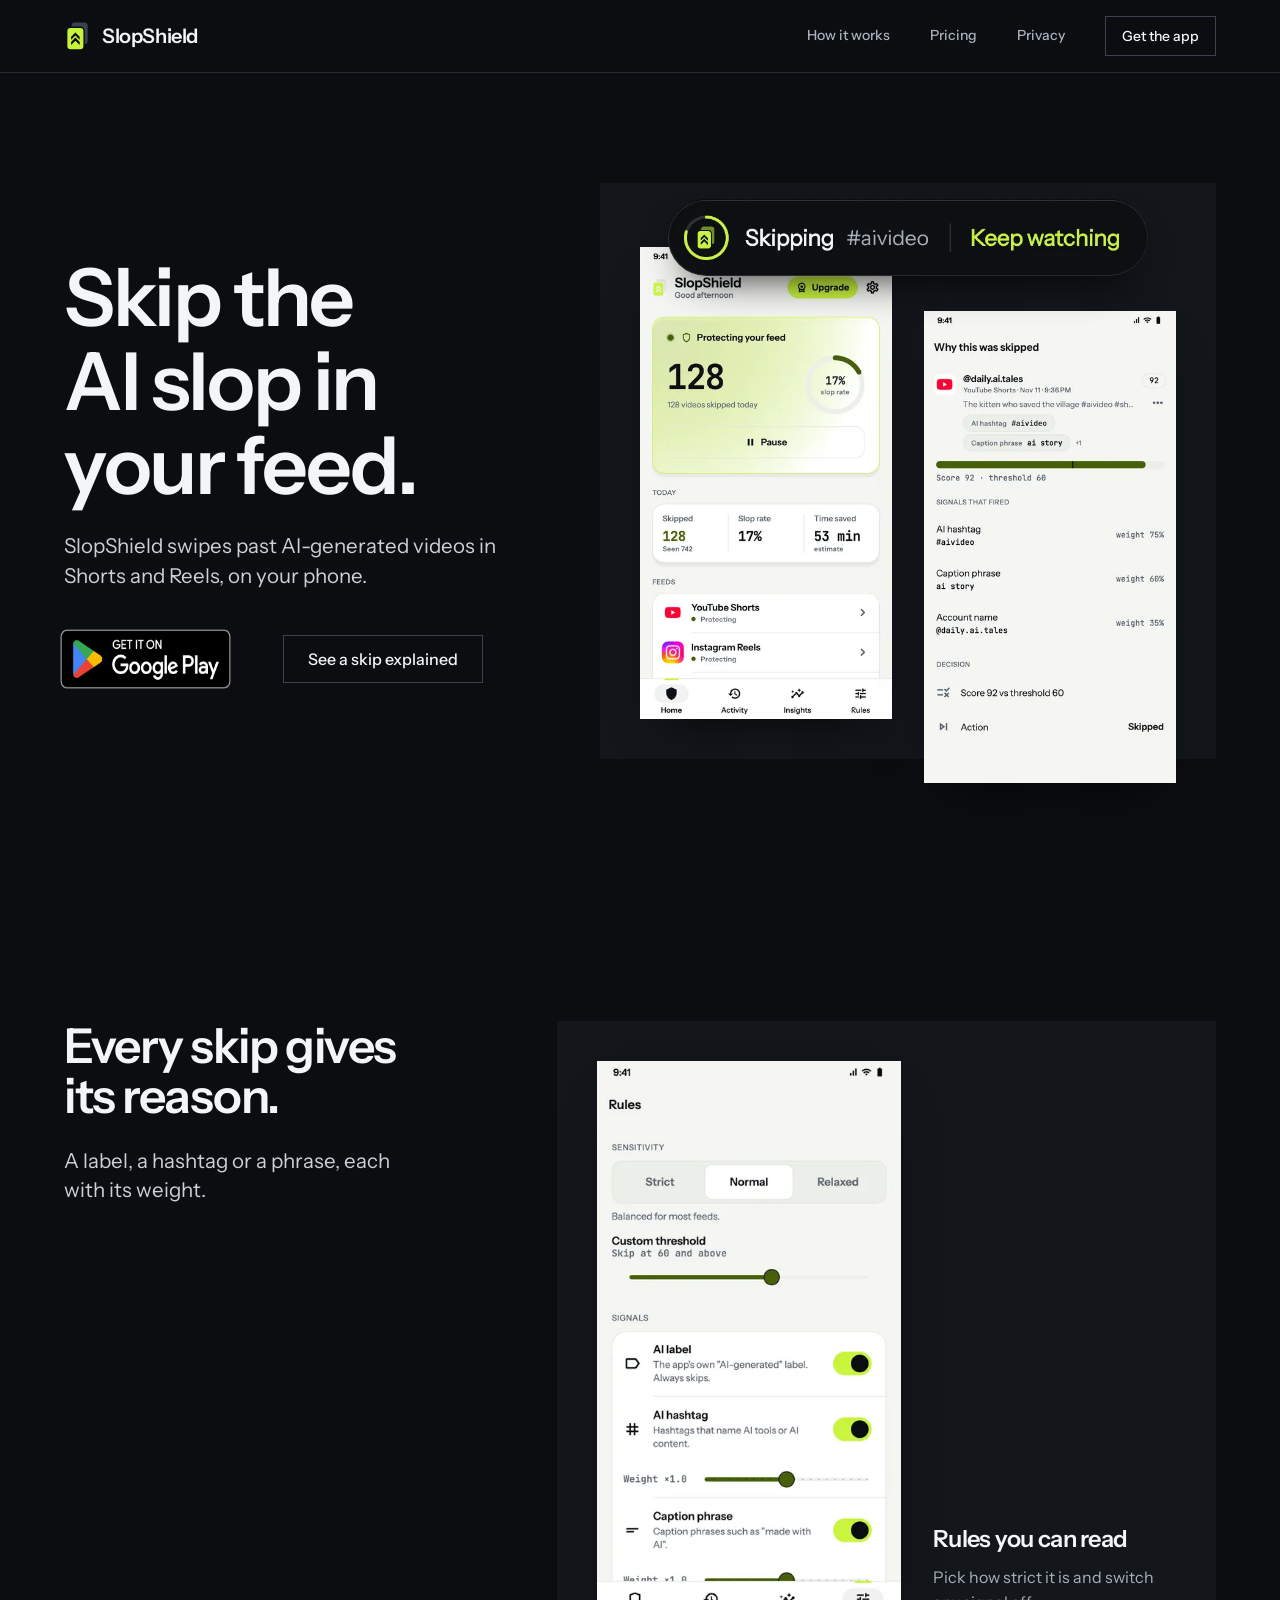
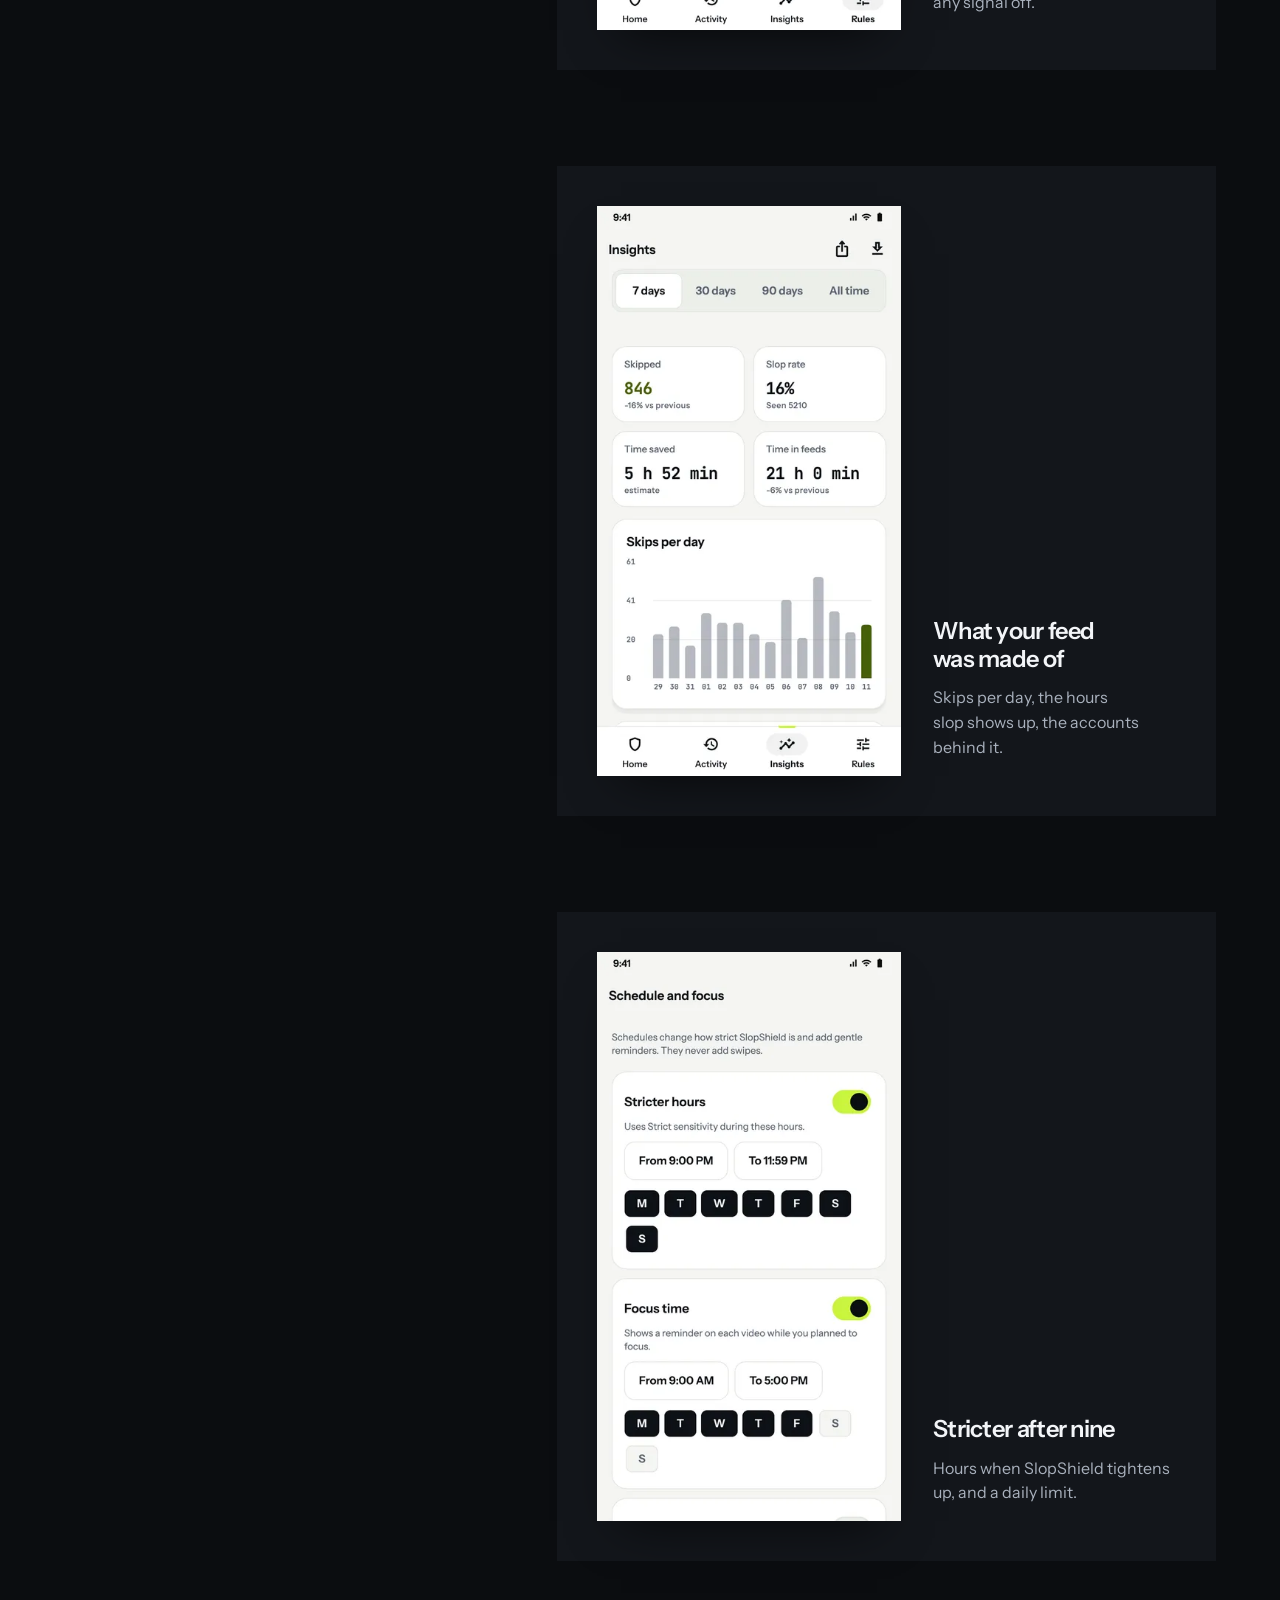
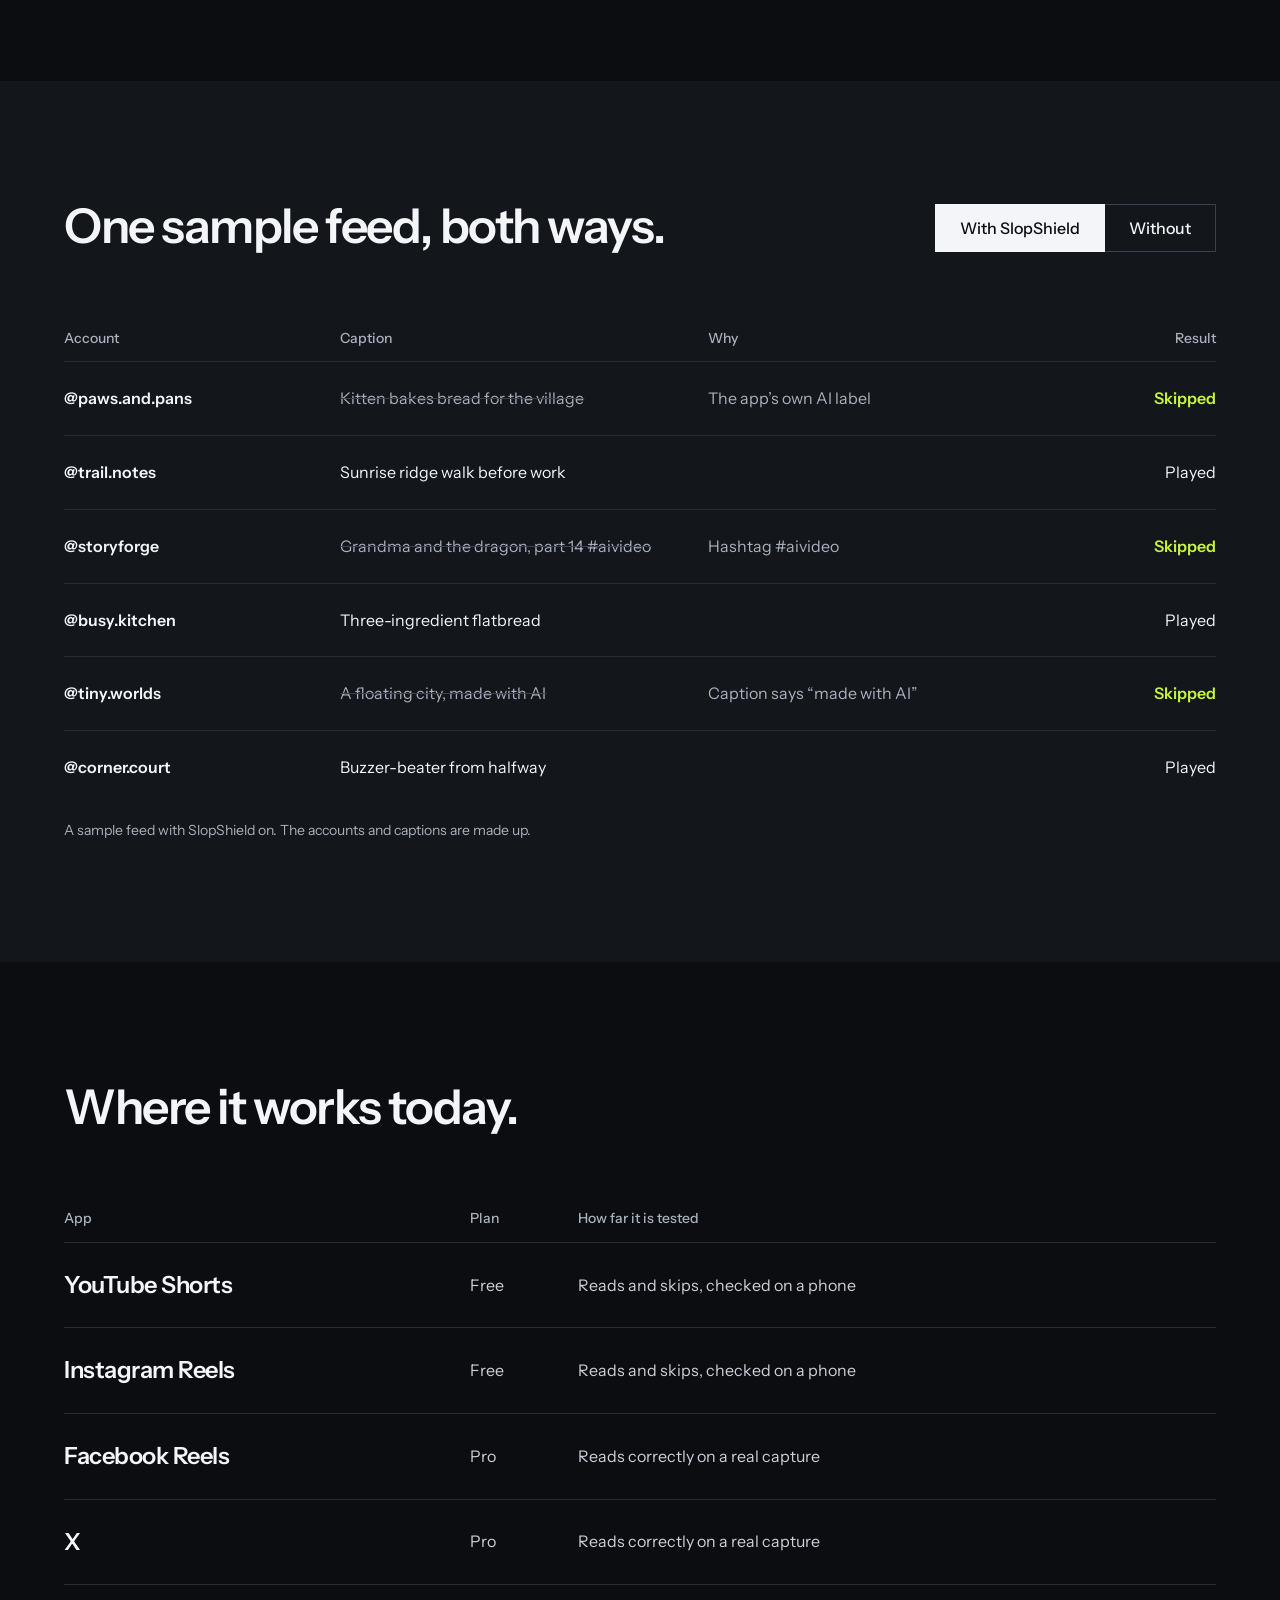
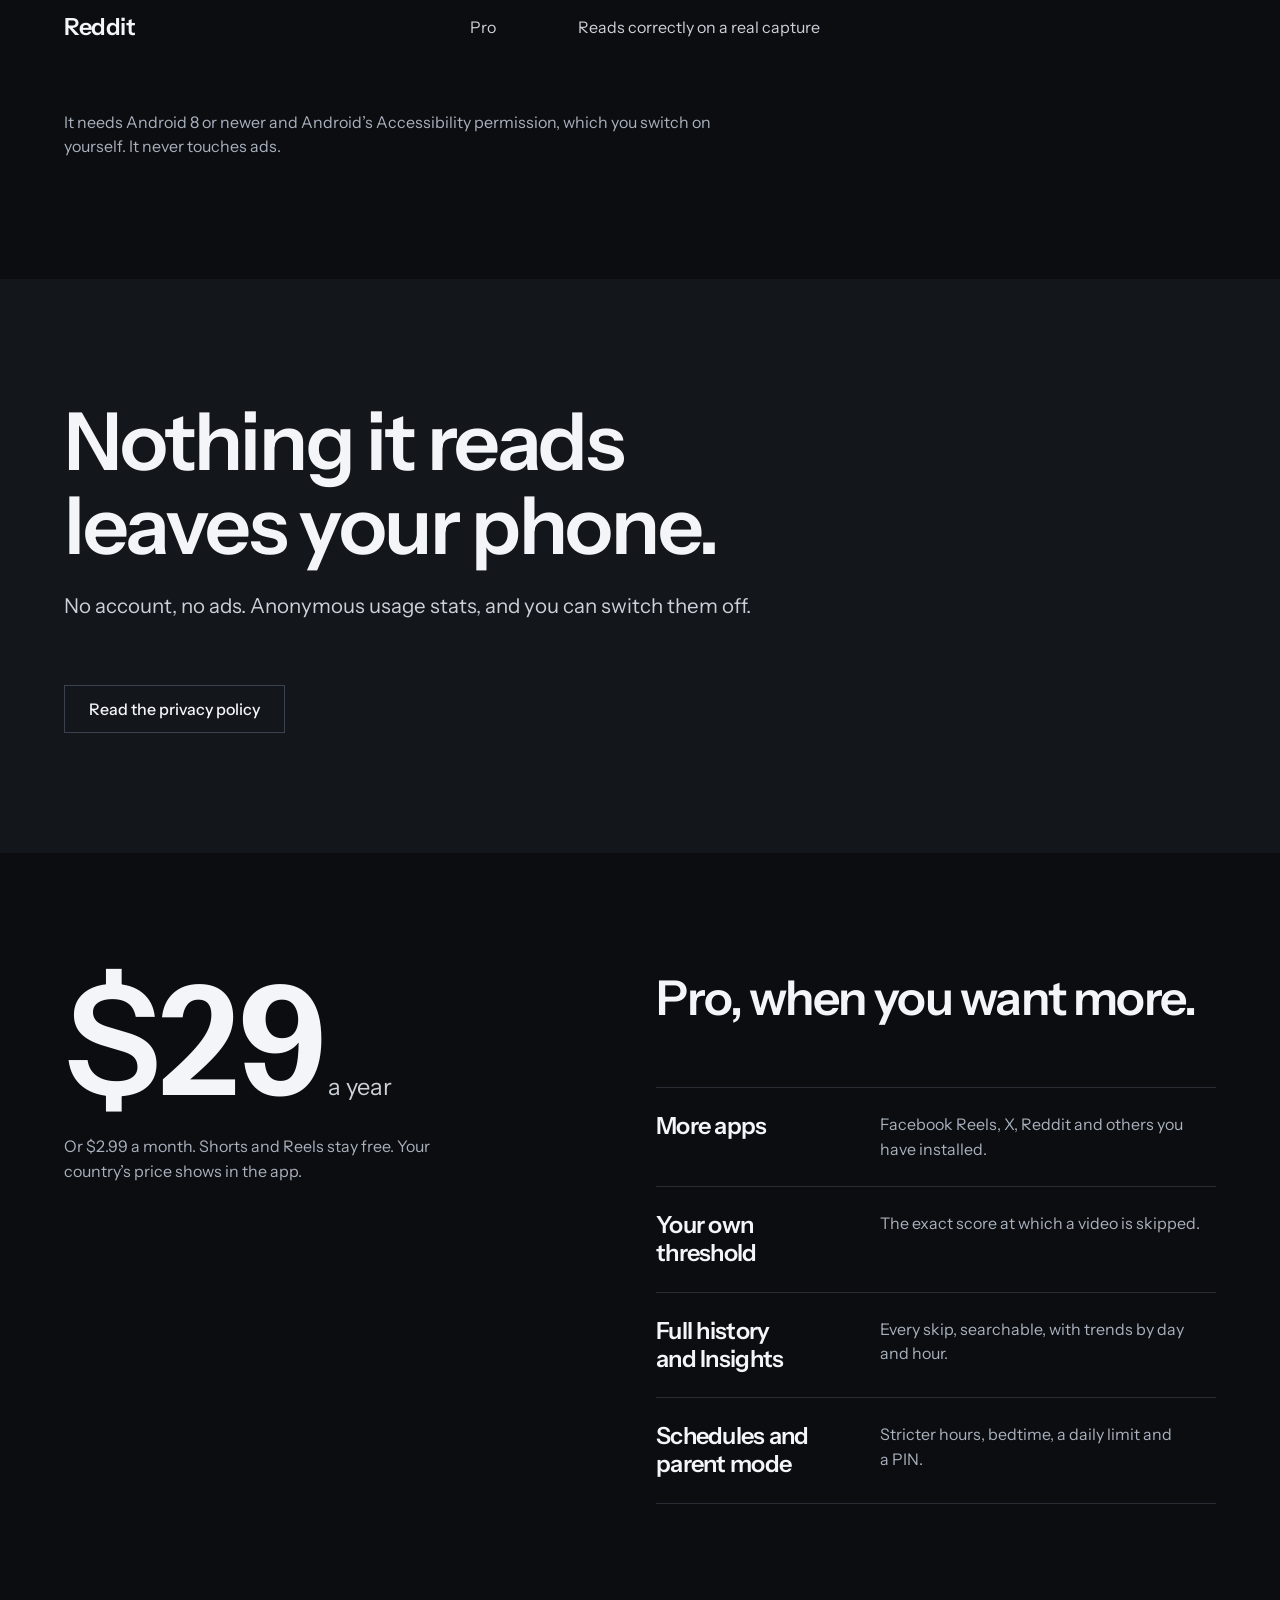
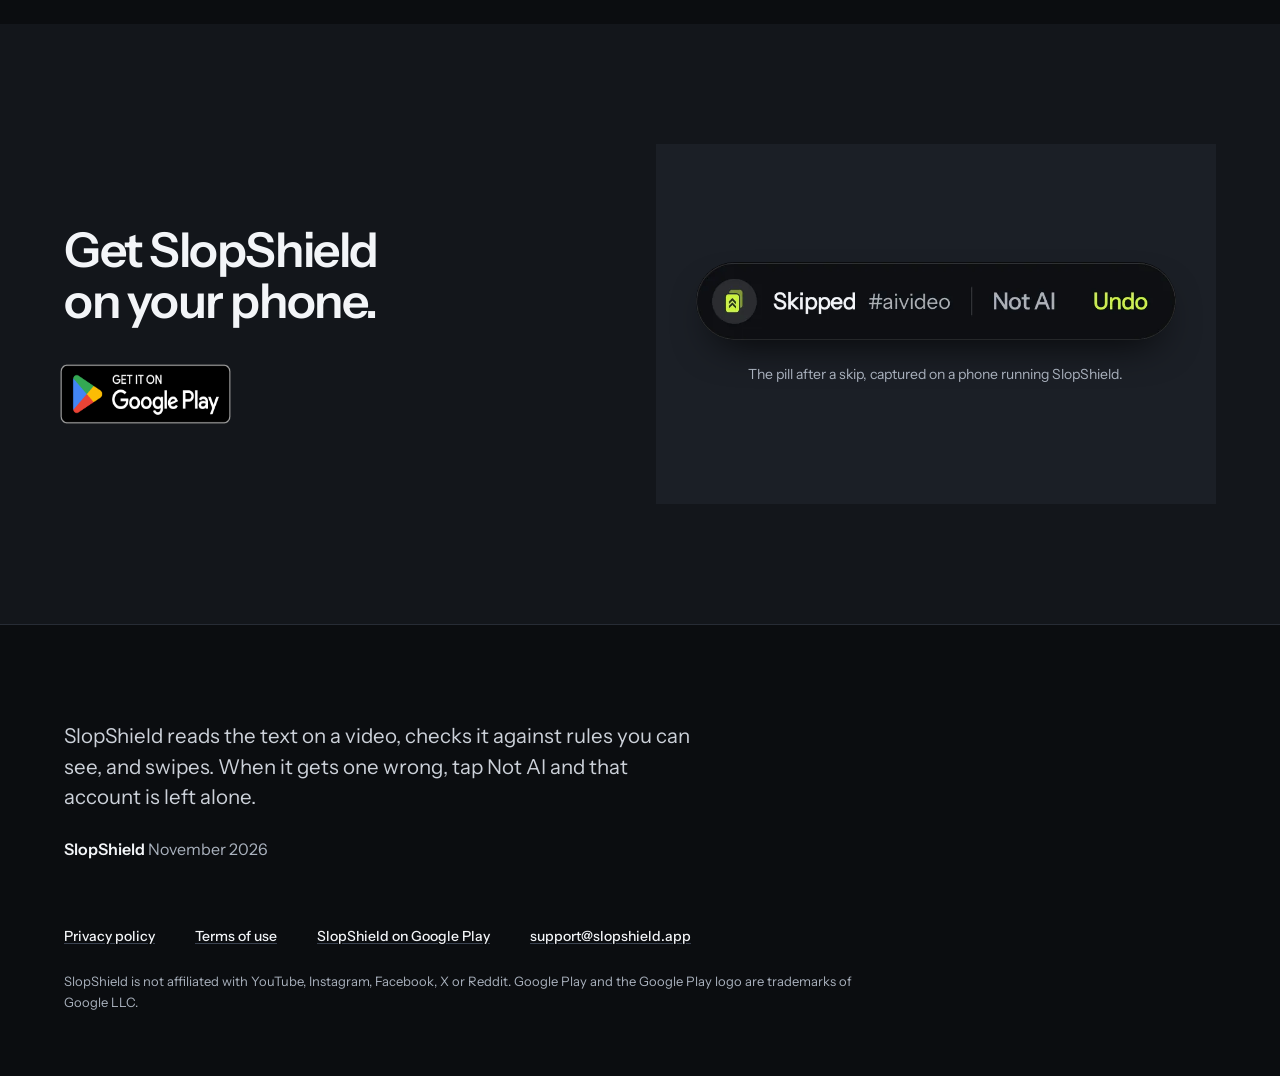
<file: index.html>
<!DOCTYPE html><html lang="en"><head><meta charset="utf-8"><meta name="viewport" content="width=device-width, initial-scale=1"><meta http-equiv="Content-Security-Policy" content="default-src 'self'; img-src 'self' data:; style-src 'self' 'unsafe-inline'; script-src 'self' 'unsafe-inline'; base-uri 'self'; form-action 'self'"><meta name="referrer" content="strict-origin-when-cross-origin"><title>SlopShield: skip the AI slop in your feed</title><meta name="description" content="SlopShield is an Android app that swipes past AI-generated videos in YouTube Shorts, Instagram Reels and more, on your phone, and tells you why."><meta property="og:title" content="SlopShield: skip the AI slop in your feed"><meta property="og:description" content="SlopShield is an Android app that swipes past AI-generated videos in YouTube Shorts, Instagram Reels and more, on your phone, and tells you why."><meta property="og:type" content="website"><meta property="og:image" content="https://slopshield.app/images/social-card.png"><meta name="twitter:card" content="summary_large_image"><link rel="icon" href="/images/favicon.png" type="image/png"><link rel="apple-touch-icon" href="/images/apple-touch-icon.png"><link rel="preload" href="/fonts/InstrumentSans.ttf" as="font" type="font/ttf" crossorigin><link rel="stylesheet" href="/_astro/Base.Dj7s_ej4.css"></head><body><a class="visually-hidden" href="#main">Skip to the content</a><header class="nav"><div class="container nav__row"><a class="wordmark" href="/"><img src="/images/mark.svg" width="26" height="31" alt="">SlopShield</a><ul class="nav__links"><li><a href="/#moments">How it works</a></li><li><a href="/#price">Pricing</a></li><li><a href="/privacy">Privacy</a></li><li><a class="btn btn--quiet" href="https://play.google.com/store/apps/details?id=app.slopshield.android">Get the app</a></li></ul></div></header><main id="main"><section class="hero"><div class="container hero__row"><div class="settle"><h1>Skip the AI slop in your feed.</h1><p class="lead">SlopShield swipes past AI-generated videos in Shorts and Reels, on your phone.</p><div class="actions"><a class="store" href="https://play.google.com/store/apps/details?id=app.slopshield.android"><img src="/images/google-play-badge.png" width="646" height="250" alt="Get it on Google Play"></a><a class="btn btn--quiet" href="#moments">See a skip explained</a></div></div><div class="stage"><img src="/_astro/pill-skipping.C9jOvPzT_5moCM.webp" alt="SlopShield’s pill over a video. It reads: Skipping, hashtag aivideo, Keep watching." loading="eager" fetchpriority="high" decoding="async" width="804" height="130" class="pill"><figure class="shot" data-slot="home" data-kind="product" data-alt="SlopShield’s home screen: 128 videos skipped today, a 17 percent slop rate, 53 minutes saved."><img src="/_astro/01-home.BMCFa-7__Z2nELb7.webp" srcset="/_astro/01-home.BMCFa-7__Z1Y2lcN.webp 412w, /_astro/01-home.BMCFa-7__Z2nELb7.webp 824w" alt="SlopShield’s home screen: 128 videos skipped today, a 17 percent slop rate, 53 minutes saved." sizes="(min-width: 60rem) 26vw, 45vw" loading="eager" decoding="async" width="824" height="1545"></figure><figure class="shot shot--low" data-slot="explained" data-kind="product" data-alt="The Why this was skipped screen: a score of 92 against a threshold of 60, with the hashtag, phrase and account name that added up to it."><img src="/_astro/03-explained.tRs27WS8_Z25XRqw.webp" srcset="/_astro/03-explained.tRs27WS8_1uYQVo.webp 412w, /_astro/03-explained.tRs27WS8_Z25XRqw.webp 824w" alt="The Why this was skipped screen: a score of 92 against a threshold of 60, with the hashtag, phrase and account name that added up to it." sizes="(min-width: 60rem) 26vw, 45vw" loading="eager" decoding="async" width="824" height="1545"></figure></div></div></section><section id="moments"><div class="container cols stack"><div class="stack__head"><h2>Every skip gives its reason.</h2><p class="lead">A label, a hashtag or a phrase, each with its weight.</p></div><div class="stack__panels"><figure class="moment"><figure class="shot" data-slot="rules" data-kind="product" data-alt="The Rules screen: Strict, Normal and Relaxed sensitivity, a custom threshold, and a switch for each signal."><img src="/_astro/05-rules.fosp5uP4_10N0Pd.webp" srcset="/_astro/05-rules.fosp5uP4_Z1FkAb0.webp 412w, /_astro/05-rules.fosp5uP4_10N0Pd.webp 824w" alt="The Rules screen: Strict, Normal and Relaxed sensitivity, a custom threshold, and a switch for each signal." sizes="(min-width: 60rem) 26vw, 45vw" loading="lazy" decoding="async" width="824" height="1545"></figure><figcaption><h3>Rules you can read</h3><p>Pick how strict it is and switch any signal off.</p></figcaption></figure><figure class="moment"><figure class="shot" data-slot="insights" data-kind="product" data-alt="The Insights screen: skipped videos, slop rate, time saved and a chart of skips per day."><img src="/_astro/04-insights.Tz9CtW27_ZGwP7j.webp" srcset="/_astro/04-insights.Tz9CtW27_22ywmy.webp 412w, /_astro/04-insights.Tz9CtW27_ZGwP7j.webp 824w" alt="The Insights screen: skipped videos, slop rate, time saved and a chart of skips per day." sizes="(min-width: 60rem) 26vw, 45vw" loading="lazy" decoding="async" width="824" height="1545"></figure><figcaption><h3>What your feed was made of</h3><p>Skips per day, the hours slop shows up, the accounts behind it.</p></figcaption></figure><figure class="moment"><figure class="shot" data-slot="schedules" data-kind="product" data-alt="The Schedule and focus screen: stricter hours from 9 PM, focus time on weekdays, bedtime and a daily scroll limit."><img src="/_astro/07-schedules.9sZHXH-Y_Z1GyHbq.webp" srcset="/_astro/07-schedules.9sZHXH-Y_1Tp2bu.webp 412w, /_astro/07-schedules.9sZHXH-Y_Z1GyHbq.webp 824w" alt="The Schedule and focus screen: stricter hours from 9 PM, focus time on weekdays, bedtime and a daily scroll limit." sizes="(min-width: 60rem) 26vw, 45vw" loading="lazy" decoding="async" width="824" height="1545"></figure><figcaption><h3>Stricter after nine</h3><p>Hours when SlopShield tightens up, and a daily limit.</p></figcaption></figure></div></div></section><section class="band" id="feed"><div class="container"><div class="cols split-head"><h2>One sample feed, both ways.</h2><div class="seg" role="tablist" aria-label="Sample feed" data-switch><button role="tab" id="tab-on" aria-controls="feed-on" aria-selected="true">With SlopShield</button><button role="tab" id="tab-off" aria-controls="feed-off" aria-selected="false" tabindex="-1">Without</button></div></div><div role="tabpanel" id="feed-on" aria-labelledby="tab-on"><table class="feed"><caption>A sample feed with SlopShield on. The accounts and captions are made up.</caption><thead><tr><th scope="col">Account</th><th scope="col">Caption</th><th scope="col">Why</th><th scope="col">Result</th></tr></thead><tbody><tr class="skipped"><td>@paws.and.pans</td><td>Kitten bakes bread for the village</td><td class="reason">The app’s own AI label</td><td>Skipped</td></tr><tr><td>@trail.notes</td><td>Sunrise ridge walk before work</td><td class="reason"></td><td>Played</td></tr><tr class="skipped"><td>@storyforge</td><td>Grandma and the dragon, part 14 #aivideo</td><td class="reason">Hashtag #aivideo</td><td>Skipped</td></tr><tr><td>@busy.kitchen</td><td>Three-ingredient flatbread</td><td class="reason"></td><td>Played</td></tr><tr class="skipped"><td>@tiny.worlds</td><td>A floating city, made with AI</td><td class="reason">Caption says “made with AI”</td><td>Skipped</td></tr><tr><td>@corner.court</td><td>Buzzer-beater from halfway</td><td class="reason"></td><td>Played</td></tr></tbody></table></div><div role="tabpanel" id="feed-off" aria-labelledby="tab-off"><table class="feed"><caption>The same feed with SlopShield off.</caption><thead><tr><th scope="col">Account</th><th scope="col">Result</th></tr></thead><tbody><tr><td>@paws.and.pans</td><td>Played</td></tr><tr><td>@trail.notes</td><td>Played</td></tr><tr><td>@storyforge</td><td>Played</td></tr><tr><td>@busy.kitchen</td><td>Played</td></tr><tr><td>@tiny.worlds</td><td>Played</td></tr><tr><td>@corner.court</td><td>Played</td></tr></tbody></table></div></div></section><section id="apps"><div class="container"><h2>Where it works today.</h2><table class="apps"><thead><tr><th scope="col">App</th><th scope="col">Plan</th><th scope="col">How far it is tested</th></tr></thead><tbody><tr><th scope="row">YouTube Shorts</th><td>Free</td><td>Reads and skips, checked on a phone</td></tr><tr><th scope="row">Instagram Reels</th><td>Free</td><td>Reads and skips, checked on a phone</td></tr><tr><th scope="row">Facebook Reels</th><td>Pro</td><td>Reads correctly on a real capture</td></tr><tr><th scope="row">X</th><td>Pro</td><td>Reads correctly on a real capture</td></tr><tr><th scope="row">Reddit</th><td>Pro</td><td>Reads correctly on a real capture</td></tr></tbody></table><p class="apps__note">It needs Android 8 or newer and Android’s Accessibility permission, which you switch on yourself. It never touches ads.</p></div></section><section class="statement band"><div class="container"><h2>Nothing it reads leaves your phone.</h2><p class="lead">No account, no ads. Anonymous usage stats, and you can switch them off.</p><div class="actions"><a class="btn btn--quiet" href="/privacy">Read the privacy policy</a></div></div></section><section id="price"><div class="container cols price"><div><p class="fig">$29<span>a year</span></p><p class="price__line">Or $2.99 a month. Shorts and Reels stay free. Your country’s price shows in the app.</p></div><div><h2>Pro, when you want more.</h2><ul class="rows"><li><h3>More apps</h3><p>Facebook Reels, X, Reddit and others you have installed.</p></li><li><h3>Your own threshold</h3><p>The exact score at which a video is skipped.</p></li><li><h3>Full history and Insights</h3><p>Every skip, searchable, with trends by day and hour.</p></li><li><h3>Schedules and parent mode</h3><p>Stricter hours, bedtime, a daily limit and a PIN.</p></li></ul></div></div></section><section class="close band"><div class="container cols close__row"><div><h2>Get SlopShield on your phone.</h2><div class="actions"><a class="store" href="https://play.google.com/store/apps/details?id=app.slopshield.android"><img src="/images/google-play-badge.png" width="646" height="250" alt="Get it on Google Play"></a></div></div><figure class="close__well"><div><img src="/_astro/pill-skipped.BK9LXId5_2UrXt.webp" alt="SlopShield’s pill after a skip. It reads: Skipped, hashtag aivideo, Not AI, Undo." loading="lazy" decoding="async" width="806" height="130" class="pill"><figcaption>The pill after a skip, captured on a phone running SlopShield.</figcaption></div></figure></div></section></main><footer class="foot"><div class="container"><p class="foot__letter">SlopShield reads the text on a video, checks it against rules you can see, and swipes. When it gets one wrong, tap Not AI and that account is left alone.</p><p class="foot__sign">SlopShield <time datetime="2026-11">November 2026</time></p><ul class="foot__links"><li><a class="link" href="/privacy">Privacy policy</a></li><li><a class="link" href="/terms">Terms of use</a></li><li><a class="link" href="https://play.google.com/store/apps/details?id=app.slopshield.android">SlopShield on Google Play</a></li><li><a class="link" href="mailto:support@slopshield.app">support@slopshield.app</a></li></ul><p class="foot__legal">SlopShield is not affiliated with YouTube, Instagram, Facebook, X or Reddit. Google Play and the Google Play logo are trademarks of Google LLC.</p></div></footer><script>
      (() => {
        const list = document.querySelector('[data-switch]');
        if (!list) return;
        const tabs = [...list.querySelectorAll('[role="tab"]')];
        const show = (tab) => tabs.forEach((t) => {
          const on = t === tab;
          t.setAttribute('aria-selected', on);
          t.tabIndex = on ? 0 : -1;
          document.getElementById(t.getAttribute('aria-controls')).hidden = !on;
        });
        show(tabs[0]);
        tabs.forEach((t, i) => {
          t.addEventListener('click', () => show(t));
          t.addEventListener('keydown', (e) => {
            if (e.key !== 'ArrowRight' && e.key !== 'ArrowLeft') return;
            const n = tabs[(i + (e.key === 'ArrowRight' ? 1 : tabs.length - 1)) % tabs.length];
            show(n);
            n.focus();
          });
        });
      })();
    </script></body></html>
</file>
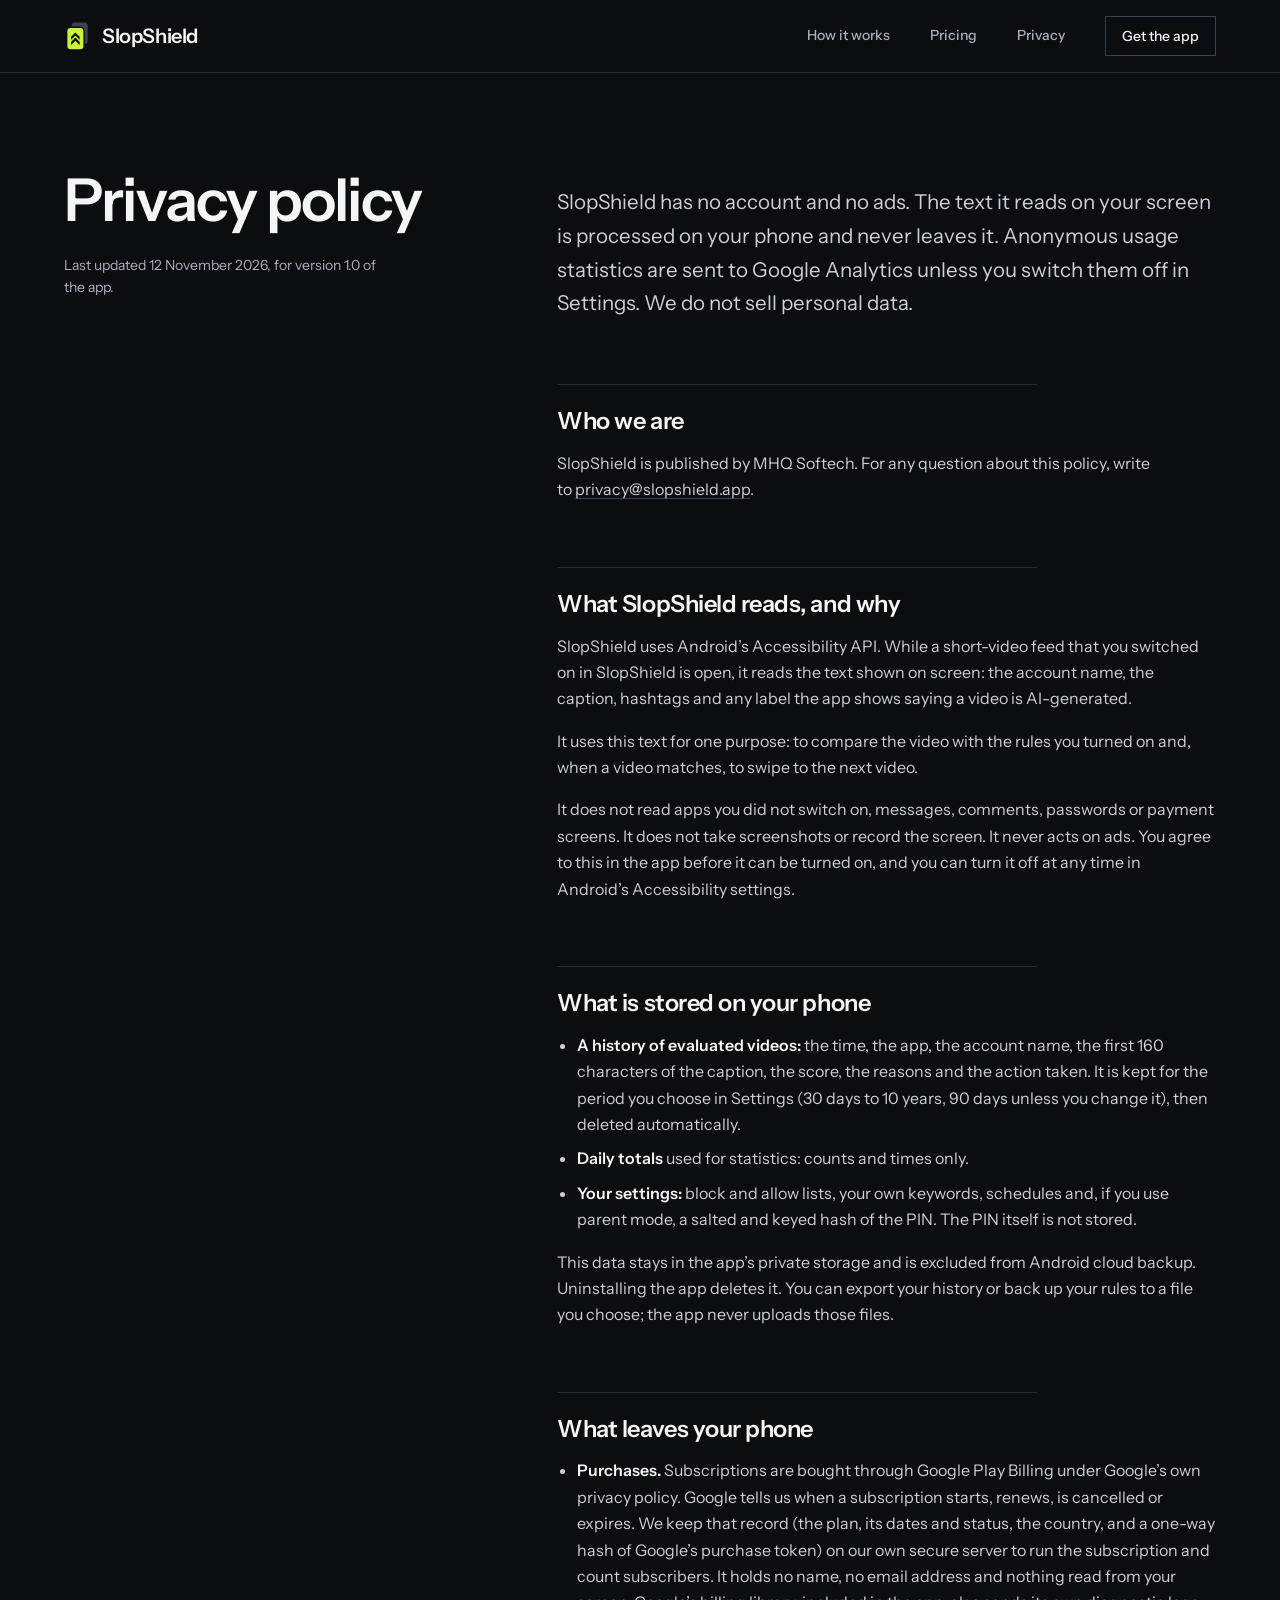
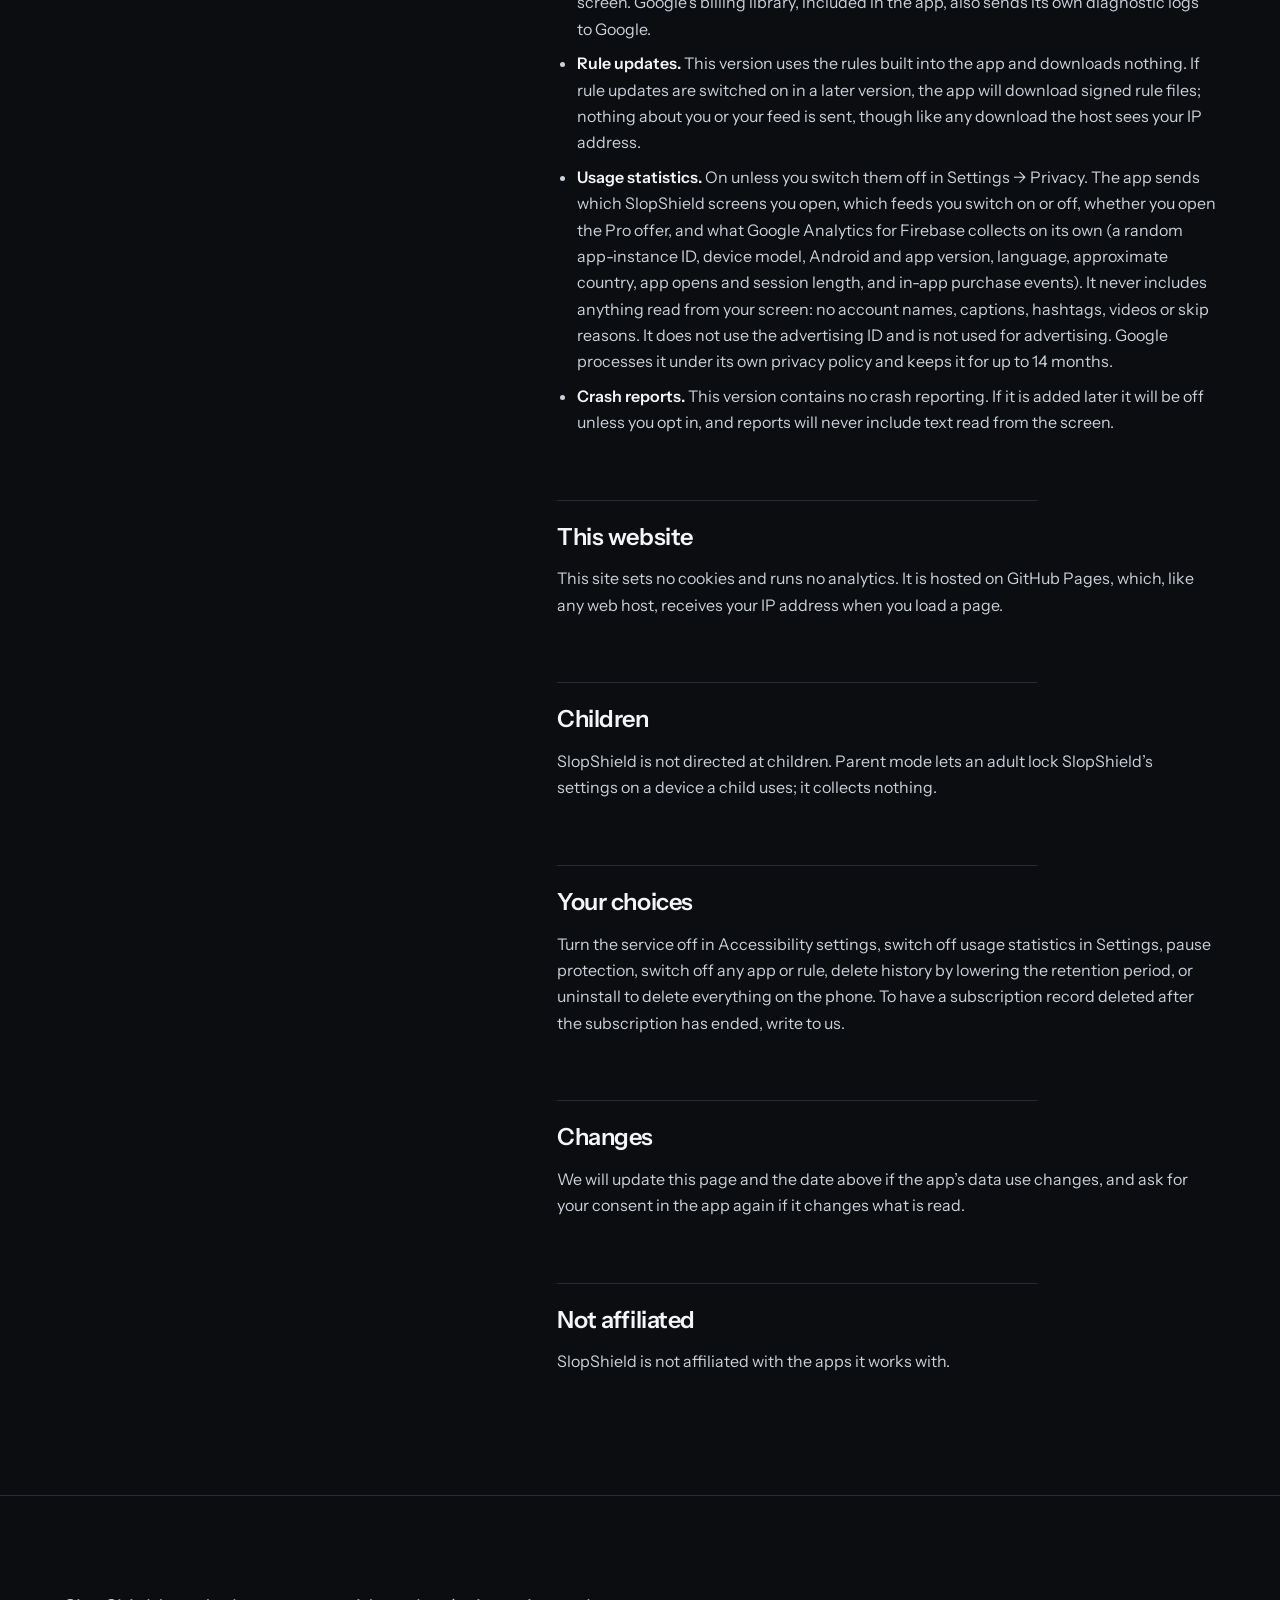
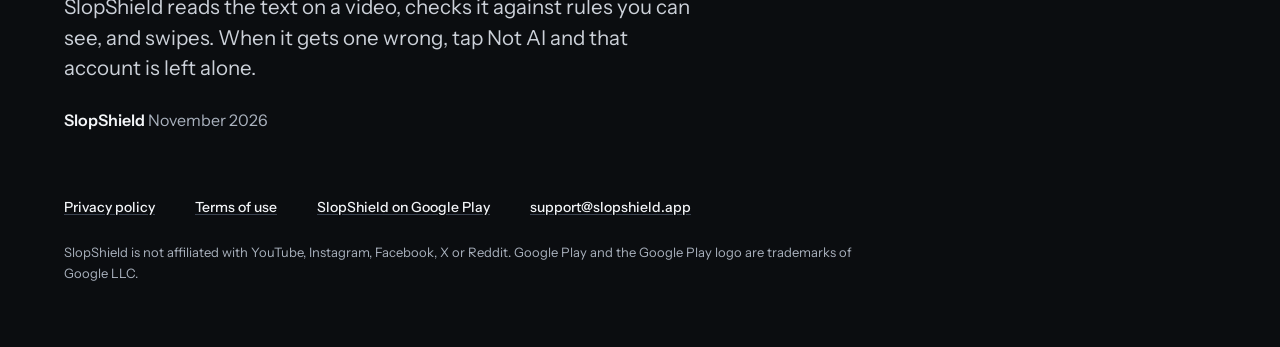
<file: privacy.html>
<!DOCTYPE html><html lang="en"><head><meta charset="utf-8"><meta name="viewport" content="width=device-width, initial-scale=1"><meta http-equiv="Content-Security-Policy" content="default-src 'self'; img-src 'self' data:; style-src 'self' 'unsafe-inline'; script-src 'self' 'unsafe-inline'; base-uri 'self'; form-action 'self'"><meta name="referrer" content="strict-origin-when-cross-origin"><title>Privacy policy | SlopShield</title><meta name="description" content="Privacy policy for SlopShield, the Android app that skips AI-generated videos."><meta property="og:title" content="Privacy policy | SlopShield"><meta property="og:description" content="Privacy policy for SlopShield, the Android app that skips AI-generated videos."><meta property="og:type" content="website"><meta property="og:image" content="https://slopshield.app/images/social-card.png"><meta name="twitter:card" content="summary_large_image"><link rel="icon" href="/images/favicon.png" type="image/png"><link rel="apple-touch-icon" href="/images/apple-touch-icon.png"><link rel="preload" href="/fonts/InstrumentSans.ttf" as="font" type="font/ttf" crossorigin><link rel="stylesheet" href="/_astro/Base.Dj7s_ej4.css"></head><body><a class="visually-hidden" href="#main">Skip to the content</a><header class="nav"><div class="container nav__row"><a class="wordmark" href="/"><img src="/images/mark.svg" width="26" height="31" alt="">SlopShield</a><ul class="nav__links"><li><a href="/#moments">How it works</a></li><li><a href="/#price">Pricing</a></li><li><a href="/privacy">Privacy</a></li><li><a class="btn btn--quiet" href="https://play.google.com/store/apps/details?id=app.slopshield.android">Get the app</a></li></ul></div></header><main id="main"><article class="doc"><div class="container cols doc__row"><div class="doc__head"><h1>Privacy policy</h1><p>Last updated <time datetime="2026-11-12">12 November 2026</time>, for version 1.0 of the app.</p></div><div class="doc__body"><p class="doc__summary">SlopShield has no account and no ads. The text it reads on your screen is processed on your phone and never leaves it. Anonymous usage statistics are sent to Google Analytics unless you switch them off in Settings. We do not sell personal data.</p><h2>Who we are</h2><p>SlopShield is published by MHQ Softech. For any question about this policy, write to <a class="link" href="mailto:privacy@slopshield.app">privacy@slopshield.app</a>.</p><h2>What SlopShield reads, and why</h2><p>SlopShield uses Android’s Accessibility API. While a short-video feed that you switched on in SlopShield is open, it reads the text shown on screen: the account name, the caption, hashtags and any label the app shows saying a video is AI-generated.</p><p>It uses this text for one purpose: to compare the video with the rules you turned on and, when a video matches, to swipe to the next video.</p><p>It does not read apps you did not switch on, messages, comments, passwords or payment screens. It does not take screenshots or record the screen. It never acts on ads. You agree to this in the app before it can be turned on, and you can turn it off at any time in Android’s Accessibility settings.</p><h2>What is stored on your phone</h2><ul><li><strong>A history of evaluated videos:</strong> the time, the app, the account name, the first 160 characters of the caption, the score, the reasons and the action taken. It is kept for the period you choose in Settings (30 days to 10 years, 90 days unless you change it), then deleted automatically.</li><li><strong>Daily totals</strong> used for statistics: counts and times only.</li><li><strong>Your settings:</strong> block and allow lists, your own keywords, schedules and, if you use parent mode, a salted and keyed hash of the PIN. The PIN itself is not stored.</li></ul><p>This data stays in the app’s private storage and is excluded from Android cloud backup. Uninstalling the app deletes it. You can export your history or back up your rules to a file you choose; the app never uploads those files.</p><h2>What leaves your phone</h2><ul><li><strong>Purchases.</strong> Subscriptions are bought through Google Play Billing under Google’s own privacy policy. Google tells us when a subscription starts, renews, is cancelled or expires. We keep that record (the plan, its dates and status, the country, and a one-way hash of Google’s purchase token) on our own secure server to run the subscription and count subscribers. It holds no name, no email address and nothing read from your screen. Google’s billing library, included in the app, also sends its own diagnostic logs to Google.</li><li><strong>Rule updates.</strong> This version uses the rules built into the app and downloads nothing. If rule updates are switched on in a later version, the app will download signed rule files; nothing about you or your feed is sent, though like any download the host sees your IP address.</li><li><strong>Usage statistics.</strong> On unless you switch them off in Settings → Privacy. The app sends which SlopShield screens you open, which feeds you switch on or off, whether you open the Pro offer, and what Google Analytics for Firebase collects on its own (a random app-instance ID, device model, Android and app version, language, approximate country, app opens and session length, and in-app purchase events). It never includes anything read from your screen: no account names, captions, hashtags, videos or skip reasons. It does not use the advertising ID and is not used for advertising. Google processes it under its own privacy policy and keeps it for up to 14 months.</li><li><strong>Crash reports.</strong> This version contains no crash reporting. If it is added later it will be off unless you opt in, and reports will never include text read from the screen.</li></ul><h2>This website</h2><p>This site sets no cookies and runs no analytics. It is hosted on GitHub Pages, which, like any web host, receives your IP address when you load a page.</p><h2>Children</h2><p>SlopShield is not directed at children. Parent mode lets an adult lock SlopShield’s settings on a device a child uses; it collects nothing.</p><h2>Your choices</h2><p>Turn the service off in Accessibility settings, switch off usage statistics in Settings, pause protection, switch off any app or rule, delete history by lowering the retention period, or uninstall to delete everything on the phone. To have a subscription record deleted after the subscription has ended, write to us.</p><h2>Changes</h2><p>We will update this page and the date above if the app’s data use changes, and ask for your consent in the app again if it changes what is read.</p><h2>Not affiliated</h2><p>SlopShield is not affiliated with the apps it works with.</p></div></div></article></main><footer class="foot"><div class="container"><p class="foot__letter">SlopShield reads the text on a video, checks it against rules you can see, and swipes. When it gets one wrong, tap Not AI and that account is left alone.</p><p class="foot__sign">SlopShield <time datetime="2026-11">November 2026</time></p><ul class="foot__links"><li><a class="link" href="/privacy">Privacy policy</a></li><li><a class="link" href="/terms">Terms of use</a></li><li><a class="link" href="https://play.google.com/store/apps/details?id=app.slopshield.android">SlopShield on Google Play</a></li><li><a class="link" href="mailto:support@slopshield.app">support@slopshield.app</a></li></ul><p class="foot__legal">SlopShield is not affiliated with YouTube, Instagram, Facebook, X or Reddit. Google Play and the Google Play logo are trademarks of Google LLC.</p></div></footer></body></html>
</file>
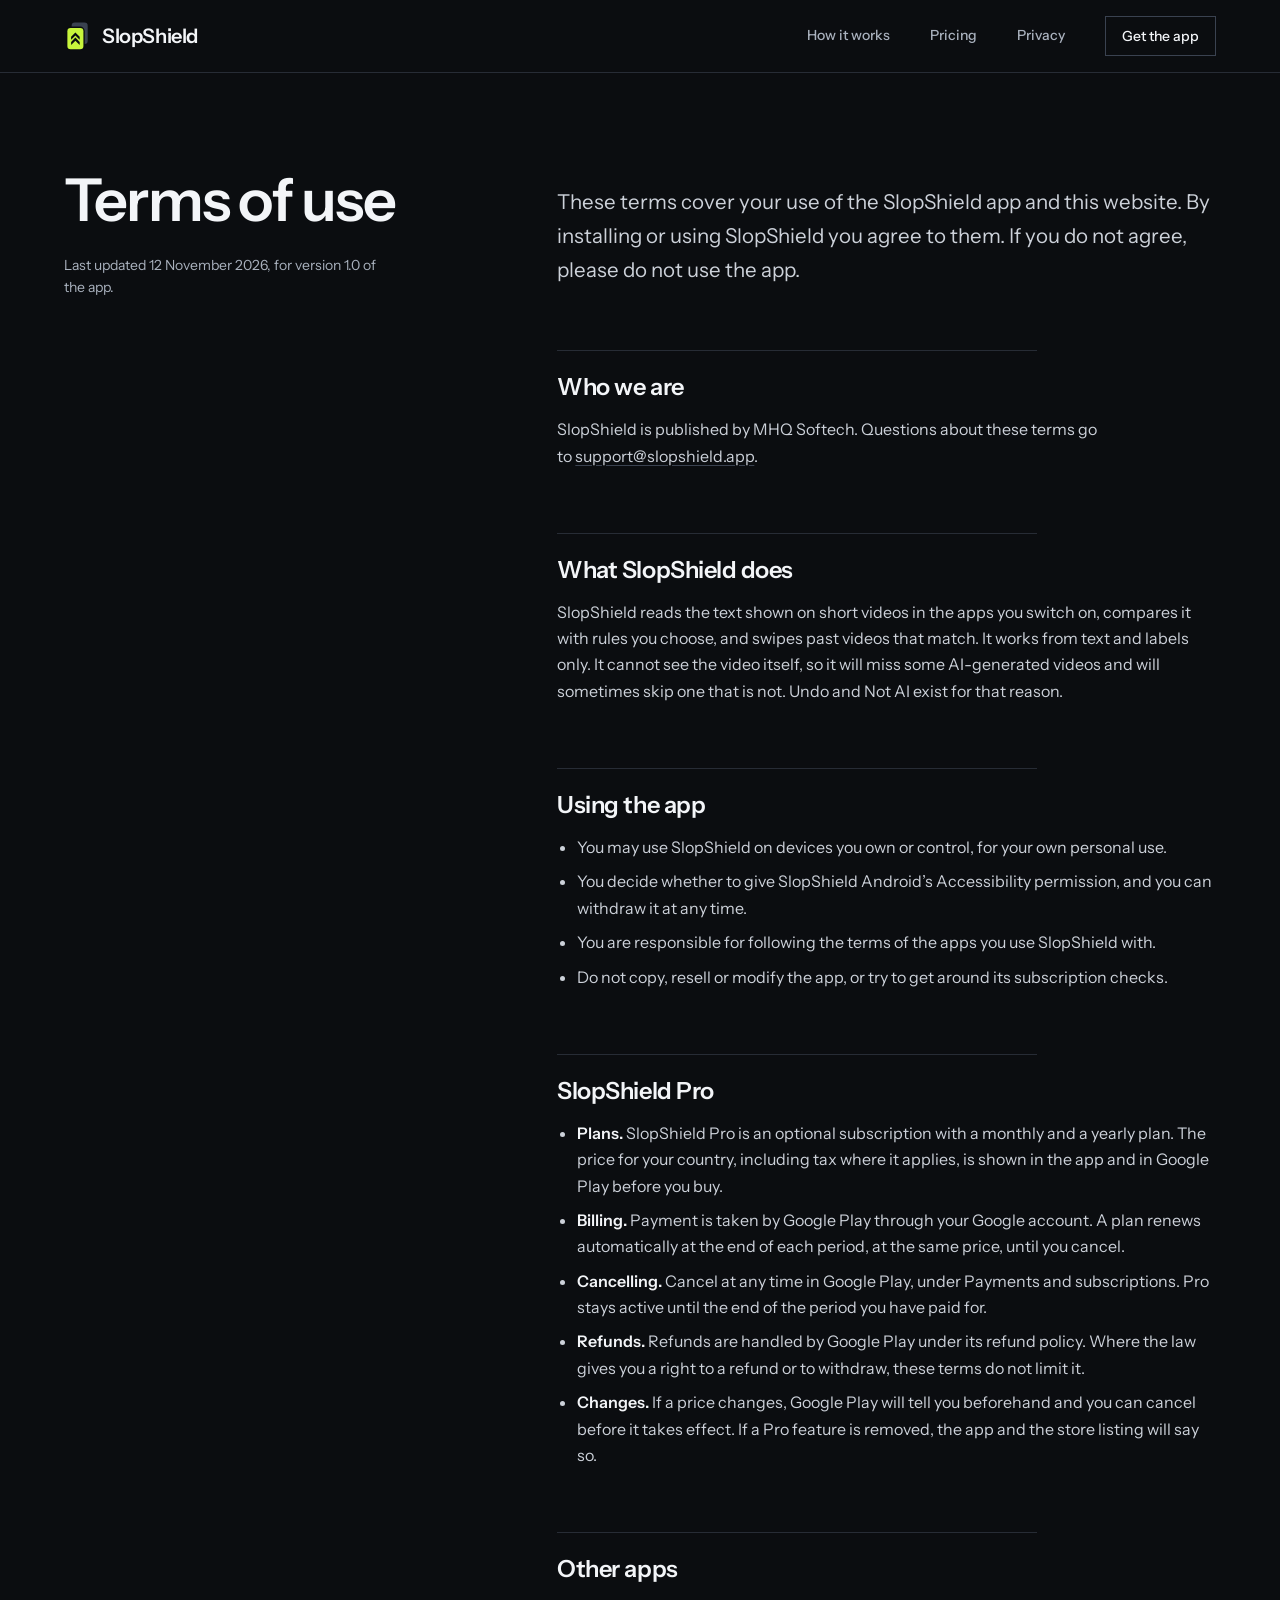
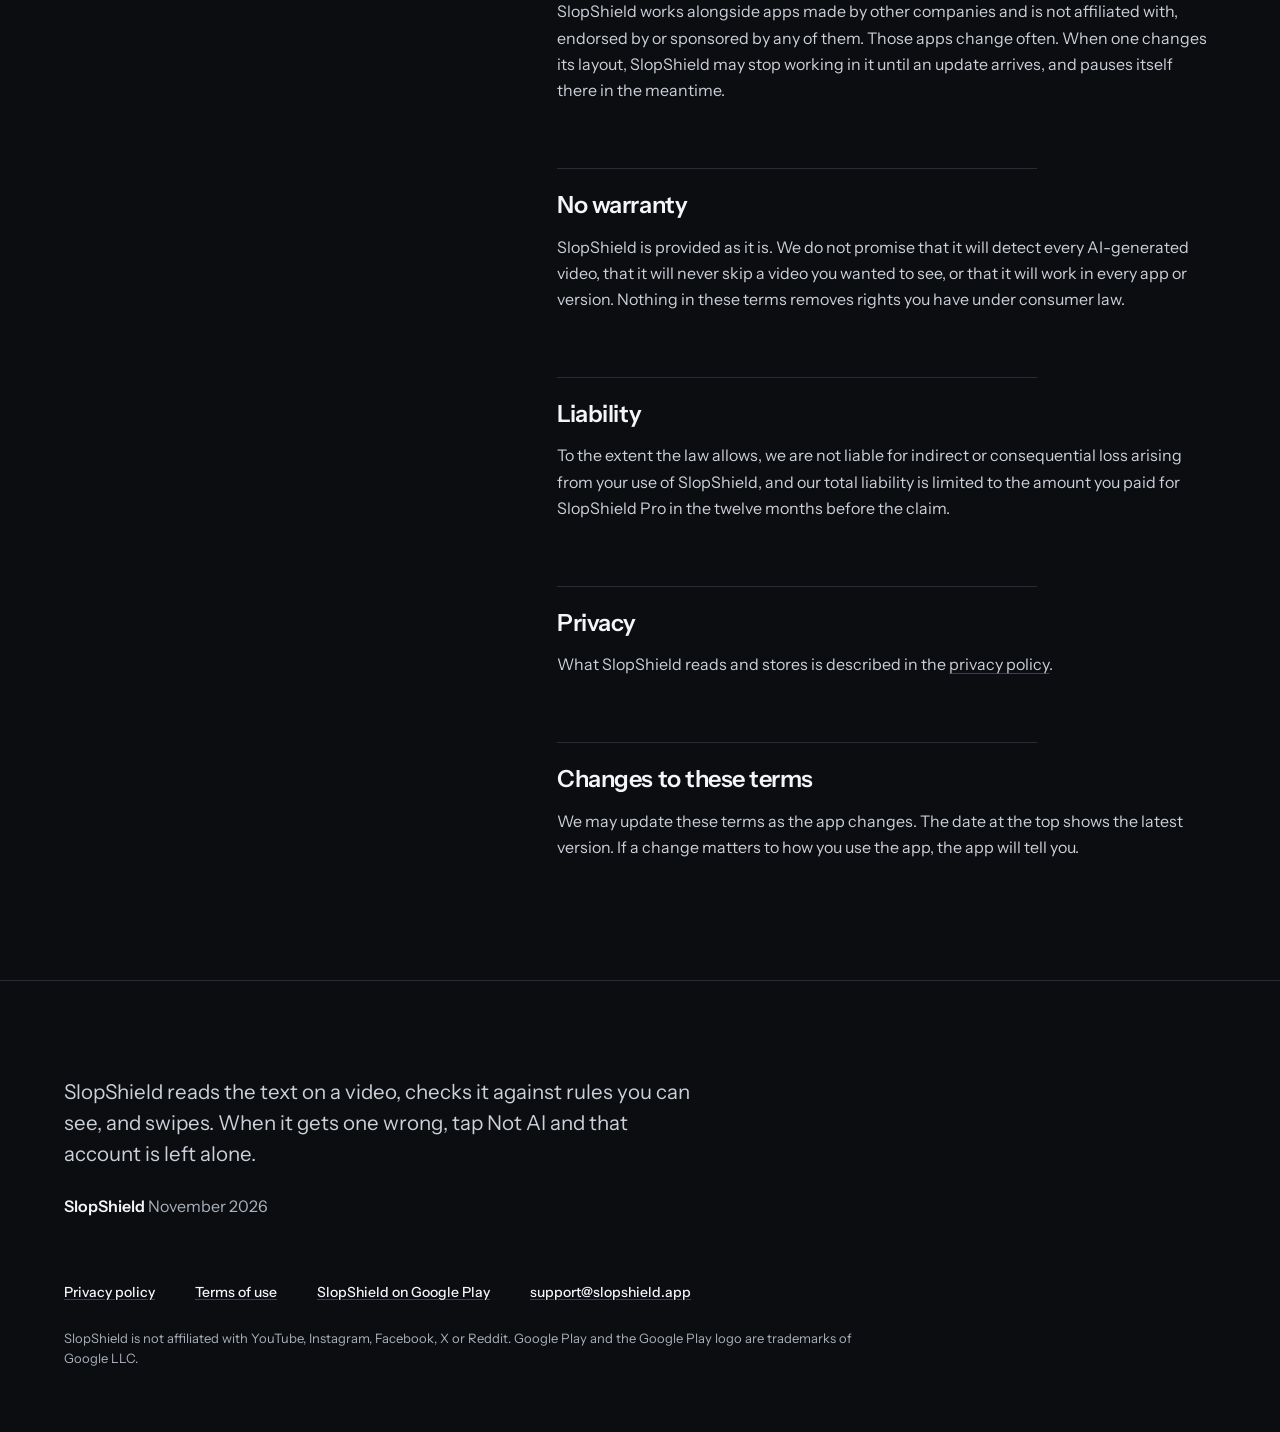
<file: terms.html>
<!DOCTYPE html><html lang="en"><head><meta charset="utf-8"><meta name="viewport" content="width=device-width, initial-scale=1"><meta http-equiv="Content-Security-Policy" content="default-src 'self'; img-src 'self' data:; style-src 'self' 'unsafe-inline'; script-src 'self' 'unsafe-inline'; base-uri 'self'; form-action 'self'"><meta name="referrer" content="strict-origin-when-cross-origin"><title>Terms of use | SlopShield</title><meta name="description" content="Terms of use for SlopShield, the Android app that skips AI-generated videos."><meta property="og:title" content="Terms of use | SlopShield"><meta property="og:description" content="Terms of use for SlopShield, the Android app that skips AI-generated videos."><meta property="og:type" content="website"><meta property="og:image" content="https://slopshield.app/images/social-card.png"><meta name="twitter:card" content="summary_large_image"><link rel="icon" href="/images/favicon.png" type="image/png"><link rel="apple-touch-icon" href="/images/apple-touch-icon.png"><link rel="preload" href="/fonts/InstrumentSans.ttf" as="font" type="font/ttf" crossorigin><link rel="stylesheet" href="/_astro/Base.Dj7s_ej4.css"></head><body><a class="visually-hidden" href="#main">Skip to the content</a><header class="nav"><div class="container nav__row"><a class="wordmark" href="/"><img src="/images/mark.svg" width="26" height="31" alt="">SlopShield</a><ul class="nav__links"><li><a href="/#moments">How it works</a></li><li><a href="/#price">Pricing</a></li><li><a href="/privacy">Privacy</a></li><li><a class="btn btn--quiet" href="https://play.google.com/store/apps/details?id=app.slopshield.android">Get the app</a></li></ul></div></header><main id="main"><article class="doc"><div class="container cols doc__row"><div class="doc__head"><h1>Terms of use</h1><p>Last updated <time datetime="2026-11-12">12 November 2026</time>, for version 1.0 of the app.</p></div><div class="doc__body"><p class="doc__summary">These terms cover your use of the SlopShield app and this website. By installing or using SlopShield you agree to them. If you do not agree, please do not use the app.</p><h2>Who we are</h2><p>SlopShield is published by MHQ Softech. Questions about these terms go to <a class="link" href="mailto:support@slopshield.app">support@slopshield.app</a>.</p><h2>What SlopShield does</h2><p>SlopShield reads the text shown on short videos in the apps you switch on, compares it with rules you choose, and swipes past videos that match. It works from text and labels only. It cannot see the video itself, so it will miss some AI-generated videos and will sometimes skip one that is not. Undo and Not AI exist for that reason.</p><h2>Using the app</h2><ul><li>You may use SlopShield on devices you own or control, for your own personal use.</li><li>You decide whether to give SlopShield Android’s Accessibility permission, and you can withdraw it at any time.</li><li>You are responsible for following the terms of the apps you use SlopShield with.</li><li>Do not copy, resell or modify the app, or try to get around its subscription checks.</li></ul><h2>SlopShield Pro</h2><ul><li><strong>Plans.</strong> SlopShield Pro is an optional subscription with a monthly and a yearly plan. The price for your country, including tax where it applies, is shown in the app and in Google Play before you buy.</li><li><strong>Billing.</strong> Payment is taken by Google Play through your Google account. A plan renews automatically at the end of each period, at the same price, until you cancel.</li><li><strong>Cancelling.</strong> Cancel at any time in Google Play, under Payments and subscriptions. Pro stays active until the end of the period you have paid for.</li><li><strong>Refunds.</strong> Refunds are handled by Google Play under its refund policy. Where the law gives you a right to a refund or to withdraw, these terms do not limit it.</li><li><strong>Changes.</strong> If a price changes, Google Play will tell you beforehand and you can cancel before it takes effect. If a Pro feature is removed, the app and the store listing will say so.</li></ul><h2>Other apps</h2><p>SlopShield works alongside apps made by other companies and is not affiliated with, endorsed by or sponsored by any of them. Those apps change often. When one changes its layout, SlopShield may stop working in it until an update arrives, and pauses itself there in the meantime.</p><h2>No warranty</h2><p>SlopShield is provided as it is. We do not promise that it will detect every AI-generated video, that it will never skip a video you wanted to see, or that it will work in every app or version. Nothing in these terms removes rights you have under consumer law.</p><h2>Liability</h2><p>To the extent the law allows, we are not liable for indirect or consequential loss arising from your use of SlopShield, and our total liability is limited to the amount you paid for SlopShield Pro in the twelve months before the claim.</p><h2>Privacy</h2><p>What SlopShield reads and stores is described in the <a class="link" href="/privacy">privacy policy</a>.</p><h2>Changes to these terms</h2><p>We may update these terms as the app changes. The date at the top shows the latest version. If a change matters to how you use the app, the app will tell you.</p></div></div></article></main><footer class="foot"><div class="container"><p class="foot__letter">SlopShield reads the text on a video, checks it against rules you can see, and swipes. When it gets one wrong, tap Not AI and that account is left alone.</p><p class="foot__sign">SlopShield <time datetime="2026-11">November 2026</time></p><ul class="foot__links"><li><a class="link" href="/privacy">Privacy policy</a></li><li><a class="link" href="/terms">Terms of use</a></li><li><a class="link" href="https://play.google.com/store/apps/details?id=app.slopshield.android">SlopShield on Google Play</a></li><li><a class="link" href="mailto:support@slopshield.app">support@slopshield.app</a></li></ul><p class="foot__legal">SlopShield is not affiliated with YouTube, Instagram, Facebook, X or Reddit. Google Play and the Google Play logo are trademarks of Google LLC.</p></div></footer></body></html>
</file>
<file: _astro/Base.Dj7s_ej4.css>
:root{color-scheme:dark;--space-3xs:2px;--space-2xs:4px;--space-xs:8px;--space-sm:12px;--space-md:16px;--space-lg:24px;--space-xl:40px;--space-2xl:64px;--space-3xl:96px;--space-4xl:144px;--text-xs:.8125rem;--text-sm:.875rem;--text-md:1rem;--text-lg:1.25rem;--text-xl:1.5625rem;--text-2xl:1.953rem;--text-3xl:2.441rem;--text-display-s:clamp(2.25rem, 4vw + .5rem, 3.75rem);--text-display:clamp(2.75rem, 5vw + 1rem, 5.25rem);--text-section:clamp(2rem, 2.5vw + 1rem, 3.5rem);--text-title:clamp(1.25rem, .75vw + .875rem, 1.625rem);--text-lead:clamp(1.125rem, .35vw + 1rem, 1.375rem);--ease-out:cubic-bezier(.16, 1, .3, 1);--ease-in:cubic-bezier(.7, 0, .84, 0);--ease-in-out:cubic-bezier(.65, 0, .35, 1);--dur-micro:.12s;--dur-short:.22s;--dur-long:.42s;--color-error:oklch(72% .15 27);--color-success:oklch(76% .13 150);--container:1440px;--gutter:64px;--gap-columns:32px;--section-gap-s:120px;--section-gap:144px;--section-gap-l:176px;--z-base:1;--z-raised:10;--z-dropdown:100;--z-sticky:200;--z-sticky-nav:300;--z-modal:400;--z-toast:500;--z-tooltip:600;--color-paper:oklch(15.8% .007 258);--color-paper-2:oklch(19.9% .011 261);--color-paper-3:oklch(23.8% .015 262);--color-ink:oklch(96.9% .005 258);--color-ink-2:oklch(86% .012 258);--color-muted:oklch(75.8% .019 258);--color-rule:oklch(29.2% .018 262);--color-rule-2:oklch(37.7% .026 262);--color-accent:oklch(90.7% .204 123);--color-accent-2:oklch(72% .17 124);--color-accent-ink:oklch(15.8% .007 258);--color-focus:oklch(90.7% .204 123);--color-screen:oklch(96.9% .004 122);--font-display:"Instrument Sans", ui-sans-serif, system-ui, sans-serif;--font-body:var(--font-display);--font-outlier:var(--font-display);--radius-card:0;--radius-pill:0;--rule-hair:1px;--shadow-card:0 24px 48px -24px oklch(6% .01 258/.7);--shadow-pill:0 18px 40px -18px oklch(6% .01 258/.9);--tracking-display:-.03em;--display-weight:600}@font-face{font-family:Instrument Sans;src:url(/fonts/InstrumentSans.ttf)format("truetype");font-weight:400 700;font-stretch:75% 100%;font-style:normal;font-display:swap}*,:before,:after{box-sizing:border-box}html,body{overflow-x:clip}html{scrollbar-color:var(--color-muted) var(--color-paper);scroll-padding-top:var(--space-3xl)}body{background:var(--color-paper);color:var(--color-ink);font-family:var(--font-body);font-size:var(--text-md);-webkit-font-smoothing:antialiased;caret-color:var(--color-accent);margin:0;line-height:1.55}::selection{background:color-mix(in oklab, var(--color-accent) 22%, transparent);color:var(--color-ink)}:focus-visible{outline:2px solid var(--color-focus);outline-offset:2px}a{color:inherit;text-underline-offset:.16em;text-decoration-thickness:1px}h1,h2,h3{font-family:var(--font-display);font-weight:var(--display-weight,700);font-synthesis:none;letter-spacing:var(--tracking-display);overflow-wrap:break-word;text-wrap:balance;min-width:0;margin:0;line-height:1.05}h1{max-width:20ch;font-size:var(--text-display)}h2{max-width:30ch;font-size:var(--text-section)}h3{max-width:40ch;font-size:var(--text-title);line-height:1.2}.lead{font-size:var(--text-lead);max-width:52ch;line-height:1.45}p{text-wrap:pretty;margin:0}p:not([class]){max-width:65ch}img,video{max-width:100%;height:auto;display:block}svg{display:block}[hidden]{display:none!important}button,input,select,textarea{font:inherit}.container{width:100%;max-width:var(--container);padding-inline:var(--gutter);box-sizing:border-box;margin-inline:auto}.num,.figure,td.num{font-variant-numeric:tabular-nums}.visually-hidden{clip-path:inset(50%);white-space:nowrap;width:1px;height:1px;position:absolute;overflow:hidden}[data-slot]{background:linear-gradient(160deg, var(--color-paper-2,var(--color-paper)), var(--color-paper-3,var(--color-paper)));position:relative;overflow:hidden}[data-slot]>img{object-fit:cover;z-index:1;width:100%;height:100%;position:absolute;inset:0}[data-slot]:has(>img)>:not(img):not([data-keep]){display:none!important}@media (width<=60rem){:root{--gutter:24px;--section-gap-s:80px;--section-gap:96px;--section-gap-l:120px}}@media (width<=40rem){:root{--gutter:16px;--section-gap-s:56px;--section-gap:72px;--section-gap-l:96px;--gap-columns:16px}}@media (prefers-reduced-motion:reduce){:not(.keep-motion),:not(.keep-motion):before,:not(.keep-motion):after{scroll-behavior:auto!important;transition-duration:.01ms!important;animation-duration:.01ms!important;animation-iteration-count:1!important}}[data-slot]:has(>img){isolation:isolate;background:var(--color-ink-2);outline:1px solid color-mix(in oklab, var(--color-ink) 8%, transparent);outline-offset:-1px}[data-slot]>img{z-index:0;filter:grayscale()contrast(1.08);mix-blend-mode:multiply}[data-slot]:has(>img):before{content:"";z-index:1;background:var(--color-paper);mix-blend-mode:lighten;pointer-events:none;position:absolute;inset:0}section{padding-block:var(--section-gap-s)}.band{background:var(--color-paper-2);color:var(--color-ink)}.muted{color:var(--color-muted)}h2+.lead,h1+.lead{margin-top:var(--space-lg)}.lead{color:var(--color-ink-2)}small,.small{font-size:var(--text-sm)}.btn{align-items:center;gap:var(--space-xs);min-height:48px;padding:0 var(--space-lg);border:var(--rule-hair) solid var(--color-rule-2);border-radius:var(--radius-pill);color:var(--color-ink);font:500 var(--text-md)/1 var(--font-body);white-space:nowrap;cursor:pointer;transition:background-color var(--dur-short) var(--ease-out), transform var(--dur-micro) var(--ease-out);background:0 0;text-decoration:none;display:inline-flex}.btn:hover{background:var(--color-paper-3)}.btn:active{transform:translateY(1px)}.btn:focus-visible{outline:2px solid var(--color-focus);outline-offset:3px}.btn[aria-disabled=true]{opacity:.55;cursor:not-allowed;transform:none}.link{text-decoration:underline;text-decoration-color:var(--color-rule-2);transition:text-decoration-color var(--dur-short) var(--ease-out)}.link:hover{text-decoration-color:var(--color-accent)}.store{transition:opacity var(--dur-short) var(--ease-out), transform var(--dur-micro) var(--ease-out);line-height:0;display:inline-block}.store img{width:auto;height:88px;margin:calc(var(--space-md) * -1)}.store:hover{opacity:.86}.store:active{transform:translateY(1px)}.store:focus-visible{outline:2px solid var(--color-focus);outline-offset:4px}.actions{align-items:center;gap:var(--space-lg);margin-top:var(--space-xl);flex-wrap:wrap;display:flex}.nav{z-index:var(--z-sticky-nav);background:var(--color-paper);border-bottom:var(--rule-hair) solid var(--color-rule);position:sticky;top:0}.nav__row{justify-content:space-between;align-items:center;gap:var(--space-lg);min-height:72px;display:flex}.wordmark{align-items:center;gap:var(--space-sm);font-weight:600;font-size:var(--text-lg);letter-spacing:-.02em;text-decoration:none;display:inline-flex}.wordmark img{width:26px;height:31px}.nav__links{align-items:center;gap:var(--space-xl);font-size:var(--text-sm);margin:0;padding:0;font-weight:500;list-style:none;display:flex}.nav__links a:not(.btn){color:var(--color-muted);transition:color var(--dur-short) var(--ease-out);text-decoration:none}.nav__links a:not(.btn):hover{color:var(--color-ink)}.nav__links .btn{min-height:40px;padding:0 var(--space-md);font-size:var(--text-sm)}.hero{padding-block:var(--space-2xl) var(--space-3xl)}.hero__row{gap:var(--space-3xl);min-height:calc(100svh - 72px - var(--space-2xl) - var(--space-3xl));grid-template-columns:minmax(0,5fr) minmax(0,7fr);align-items:center;display:grid}.hero h1{max-width:11ch}.hero .lead{max-width:34ch}.stage{gap:var(--gap-columns);padding:var(--space-2xl) var(--space-xl) var(--space-xl);background:var(--color-paper-2);grid-template-columns:repeat(2,minmax(0,1fr));display:grid;position:relative}.shot{aspect-ratio:412/772.5;background:var(--color-screen);box-shadow:var(--shadow-card);margin:0}.shot--low{margin-top:var(--space-2xl);margin-bottom:calc(var(--space-2xl) * -1)}[data-slot][data-kind=product]{background:var(--color-screen);outline:1px solid color-mix(in oklab, var(--color-ink) 8%, transparent);outline-offset:-1px}[data-slot][data-kind=product]>img{filter:none;mix-blend-mode:normal;object-position:50% 0}[data-slot][data-kind=product]:before{content:none}.pill{box-shadow:var(--shadow-pill);border-radius:999px;display:block}.stage .pill{z-index:var(--z-raised);top:var(--space-md);width:min(78%,500px);position:absolute;left:50%;transform:translate(-50%)}.settle{animation:settle var(--dur-long) var(--ease-out) both}@keyframes settle{0%{opacity:.6}}.cols{column-gap:var(--gap-columns);grid-template-columns:repeat(12,minmax(0,1fr));display:grid}.stack{align-items:start}.stack__head{top:calc(72px + var(--space-2xl));grid-column:1/span 4;position:sticky}.stack__head h2{max-width:12ch}.stack__panels{row-gap:var(--space-3xl);grid-column:6/-1;display:grid}.moment{column-gap:var(--gap-columns);padding:var(--space-xl);background:var(--color-paper-2);grid-template-columns:minmax(0,5fr) minmax(0,4fr);align-items:end;margin:0;display:grid}.moment figcaption{padding-bottom:var(--space-md)}.moment h3{font-weight:600}.moment p{margin-top:var(--space-sm);color:var(--color-muted)}.split-head{margin-bottom:var(--space-2xl);align-items:end}.split-head h2{grid-column:1/span 7}.split-head .seg{grid-column:9/-1;justify-self:end}.seg{border:0;margin:0;padding:0;display:inline-flex}.seg button{min-height:48px;padding:0 var(--space-lg);border:var(--rule-hair) solid var(--color-rule-2);color:var(--color-ink);font:500 var(--text-md)/1 var(--font-body);cursor:pointer;transition:background-color var(--dur-short) var(--ease-out), color var(--dur-short) var(--ease-out);background:0 0;border-radius:0}.seg button+button{border-left:0}.seg button:hover{background:var(--color-paper-3)}.seg button[aria-selected=true]{background:var(--color-ink);border-color:var(--color-ink);color:var(--color-paper)}.seg button:focus-visible{outline:2px solid var(--color-focus);outline-offset:3px}.feed{border-collapse:collapse;width:100%}.feed caption{caption-side:bottom;padding-top:var(--space-md);text-align:left;font-size:var(--text-sm);color:var(--color-muted)}.feed th,.feed td{padding:var(--space-lg) var(--space-md) var(--space-lg) 0;border-top:var(--rule-hair) solid var(--color-rule);text-align:left;vertical-align:baseline}.feed th{font-weight:500;font-size:var(--text-sm);color:var(--color-muted);padding-block:var(--space-sm);border-top:0}.feed td:first-child{width:24%;font-weight:600}.feed td:last-child,.feed th:last-child{text-align:right;width:22%;padding-right:0}.feed .reason{color:var(--color-muted)}.feed tr.skipped td:nth-child(2){color:var(--color-muted);text-decoration:line-through;text-decoration-color:var(--color-rule-2)}.feed tr.skipped td:last-child{color:var(--color-accent);font-weight:600}.apps{width:100%;margin-top:var(--space-2xl);border-collapse:collapse;font-variant-numeric:tabular-nums}.apps th,.apps td{padding:var(--space-lg) var(--space-md) var(--space-lg) 0;border-top:var(--rule-hair) solid var(--color-rule);text-align:left}.apps thead th{font-weight:500;font-size:var(--text-sm);color:var(--color-muted);padding-block:var(--space-sm);border-top:0}.apps tbody th{font-size:var(--text-title);letter-spacing:-.02em;font-weight:600}.apps td{color:var(--color-ink-2)}.apps__note{margin-top:var(--space-xl);color:var(--color-muted);max-width:60ch}.statement h2{max-width:18ch;font-size:var(--text-display)}.statement .lead{margin-top:var(--space-lg)}.statement .actions{margin-top:var(--space-2xl)}.price{align-items:start}.price>:first-child{grid-column:1/span 5}.price>:last-child{grid-column:7/-1}.fig{font-size:calc(var(--text-display) * 1.9);font-weight:var(--display-weight);letter-spacing:-.05em;font-variant-numeric:tabular-nums;margin:0;line-height:.9}.fig span{font-size:var(--text-title);letter-spacing:-.01em;color:var(--color-ink-2);margin-left:var(--space-xs);font-weight:400}.price__line{margin-top:var(--space-lg);color:var(--color-muted);max-width:36ch}.rows{margin:var(--space-2xl) 0 0;padding:0;list-style:none}.rows li{column-gap:var(--gap-columns);padding-block:var(--space-lg);border-top:var(--rule-hair) solid var(--color-rule);grid-template-columns:minmax(0,4fr) minmax(0,7fr);display:grid}.rows li:last-child{border-bottom:var(--rule-hair) solid var(--color-rule)}.rows h3{font-weight:600}.rows p{color:var(--color-muted)}.close__row{align-items:center}.close__row>:first-child{grid-column:1/span 5}.close__row>.close__well{grid-column:7/-1}.close h2{max-width:12ch}.close__well{min-height:360px;padding:var(--space-2xl) var(--space-xl);background:var(--color-paper-3);place-items:center;margin:0;display:grid}.close__well .pill{width:min(100%,620px)}.close__well figcaption{margin-top:var(--space-lg);font-size:var(--text-sm);color:var(--color-muted);text-align:center}.foot{padding-block:var(--space-3xl) var(--space-2xl);border-top:var(--rule-hair) solid var(--color-rule)}.foot__letter{max-width:46ch;font-size:var(--text-lead);color:var(--color-ink-2);line-height:1.5}.foot__sign{margin-top:var(--space-lg);font-weight:600}.foot__sign time{color:var(--color-muted);font-weight:400}.foot__links{gap:var(--space-lg) var(--space-xl);margin:var(--space-2xl) 0 0;font-size:var(--text-sm);flex-wrap:wrap;padding:0;font-weight:500;list-style:none;display:flex}.foot__links a{color:var(--color-ink)}.foot__legal{margin-top:var(--space-lg);font-size:var(--text-xs);color:var(--color-muted);max-width:90ch}.fill{border:1px dashed color-mix(in oklch, var(--color-muted) 70%, transparent);color:var(--color-muted);-webkit-box-decoration-break:clone;box-decoration-break:clone;border-radius:3px;padding:0 .25em}.doc{padding-block:var(--space-3xl) var(--section-gap-s)}.doc__row{align-items:start}.doc__head{top:calc(72px + var(--space-2xl));grid-column:1/span 4;position:sticky}.doc__head h1{font-size:var(--text-display-s);max-width:10ch}.doc__head p{margin-top:var(--space-lg);color:var(--color-muted);font-size:var(--text-sm)}.doc__body{grid-column:6/-1;max-width:68ch}.doc__body h2{font-size:var(--text-title);letter-spacing:-.02em;margin-top:var(--space-2xl);padding-top:var(--space-lg);border-top:var(--rule-hair) solid var(--color-rule)}.doc__body h2:first-child{margin-top:0}.doc__body p,.doc__body ul{margin-top:var(--space-md);color:var(--color-ink-2);line-height:1.65}.doc__body ul{padding-left:1.2em}.doc__body li+li{margin-top:var(--space-xs)}.doc__body strong{color:var(--color-ink);font-weight:600}.doc__summary{font-size:var(--text-lead);color:var(--color-ink);line-height:1.5}@media (width<=60rem){.hero__row{gap:var(--space-xl);grid-template-columns:minmax(0,1fr);min-height:0}.cols{row-gap:var(--space-xl);grid-template-columns:minmax(0,1fr)}.cols>*{grid-column:auto!important}.split-head .seg{justify-self:start}.hero h1,.stack__head h2,.close h2{max-width:16ch}.stack__head,.doc__head{position:static}.moment{grid-template-columns:minmax(0,1fr)}.rows li{row-gap:var(--space-xs);grid-template-columns:minmax(0,1fr)}.nav__links li:not(:last-child){display:none}.shot--low{margin-bottom:0}}@media (width<=40rem){.stage{padding:var(--space-2xl) var(--space-md) var(--space-md);gap:var(--space-md)}.feed td:first-child{width:auto}.feed th:nth-child(2),.feed td:nth-child(2){display:none}.fig{font-size:calc(var(--text-display) * 1.5)}.apps tbody th{font-size:var(--text-lg)}.close__well{min-height:220px;padding:var(--space-xl) var(--space-md)}}@media (prefers-reduced-motion:reduce){.btn,.store,.seg button,.link{transition:none}.settle{animation:none}}.shot img,.pill{height:auto}
</file>
